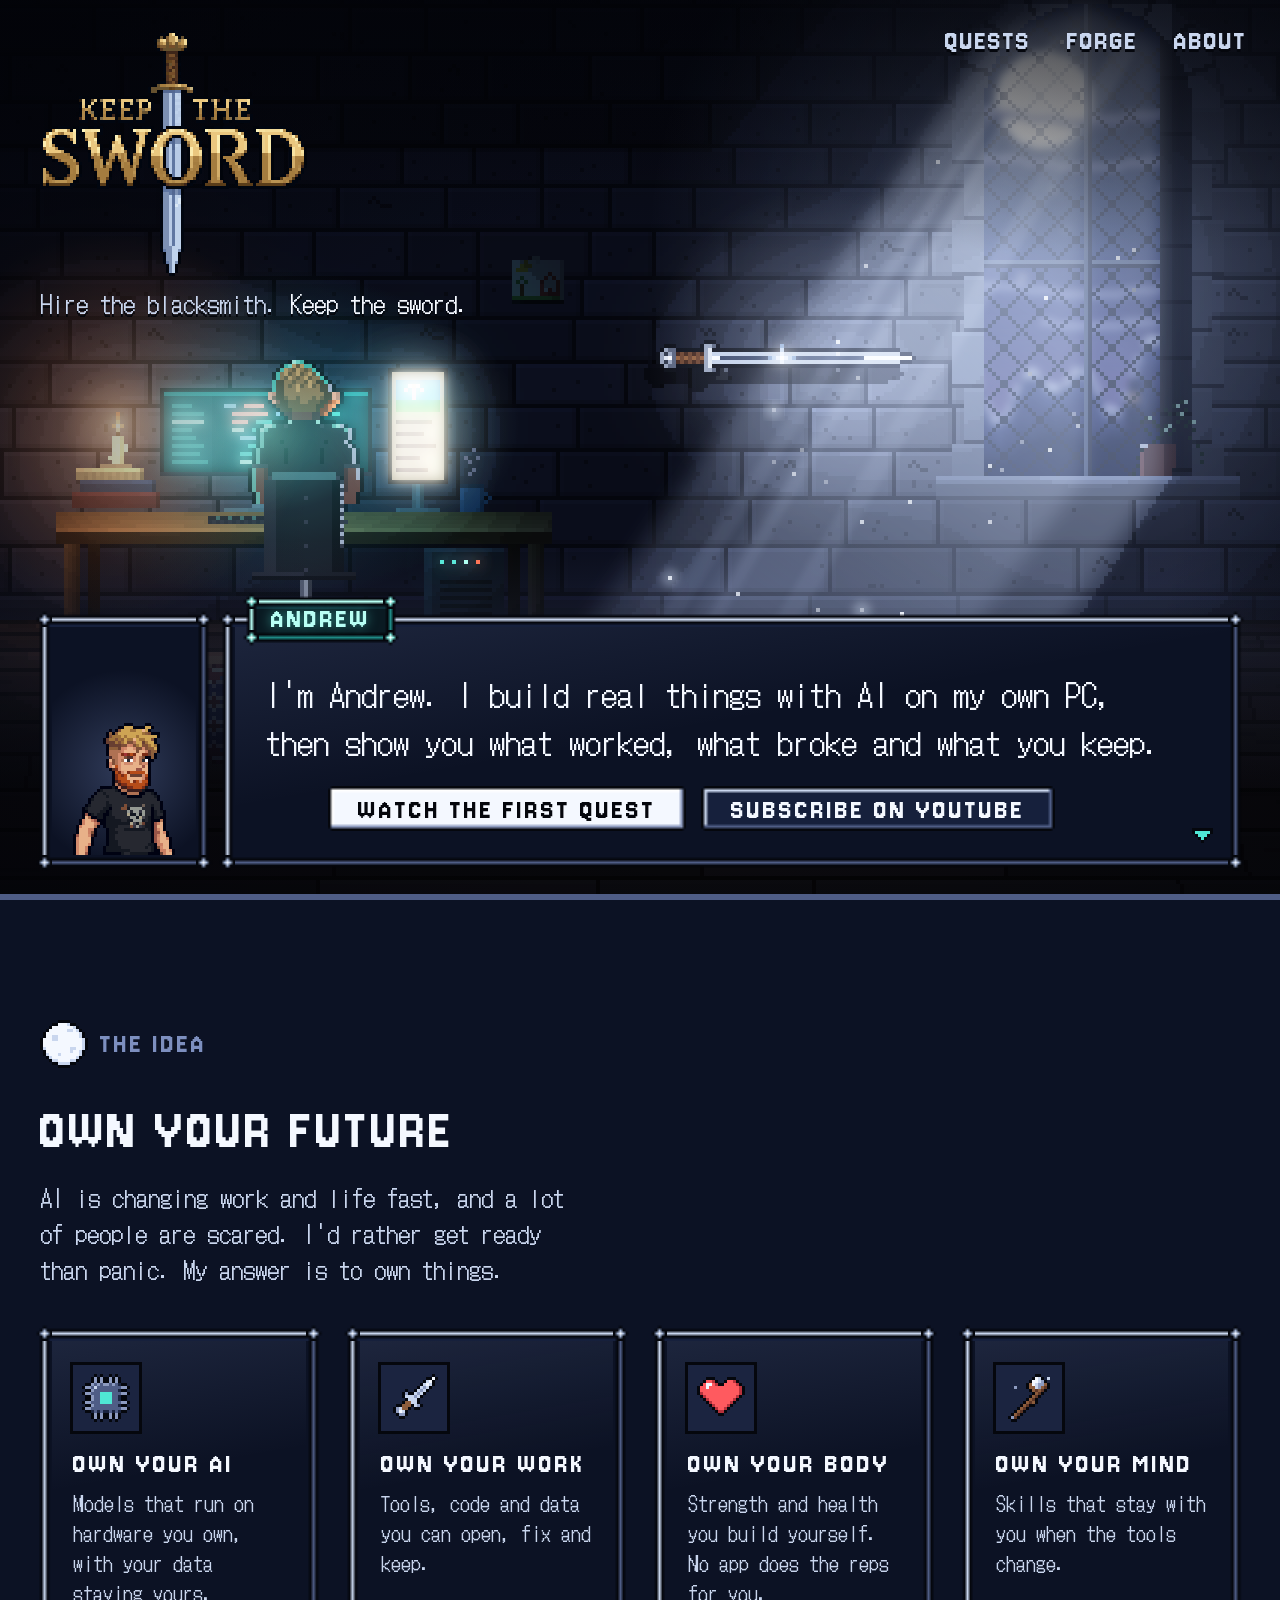
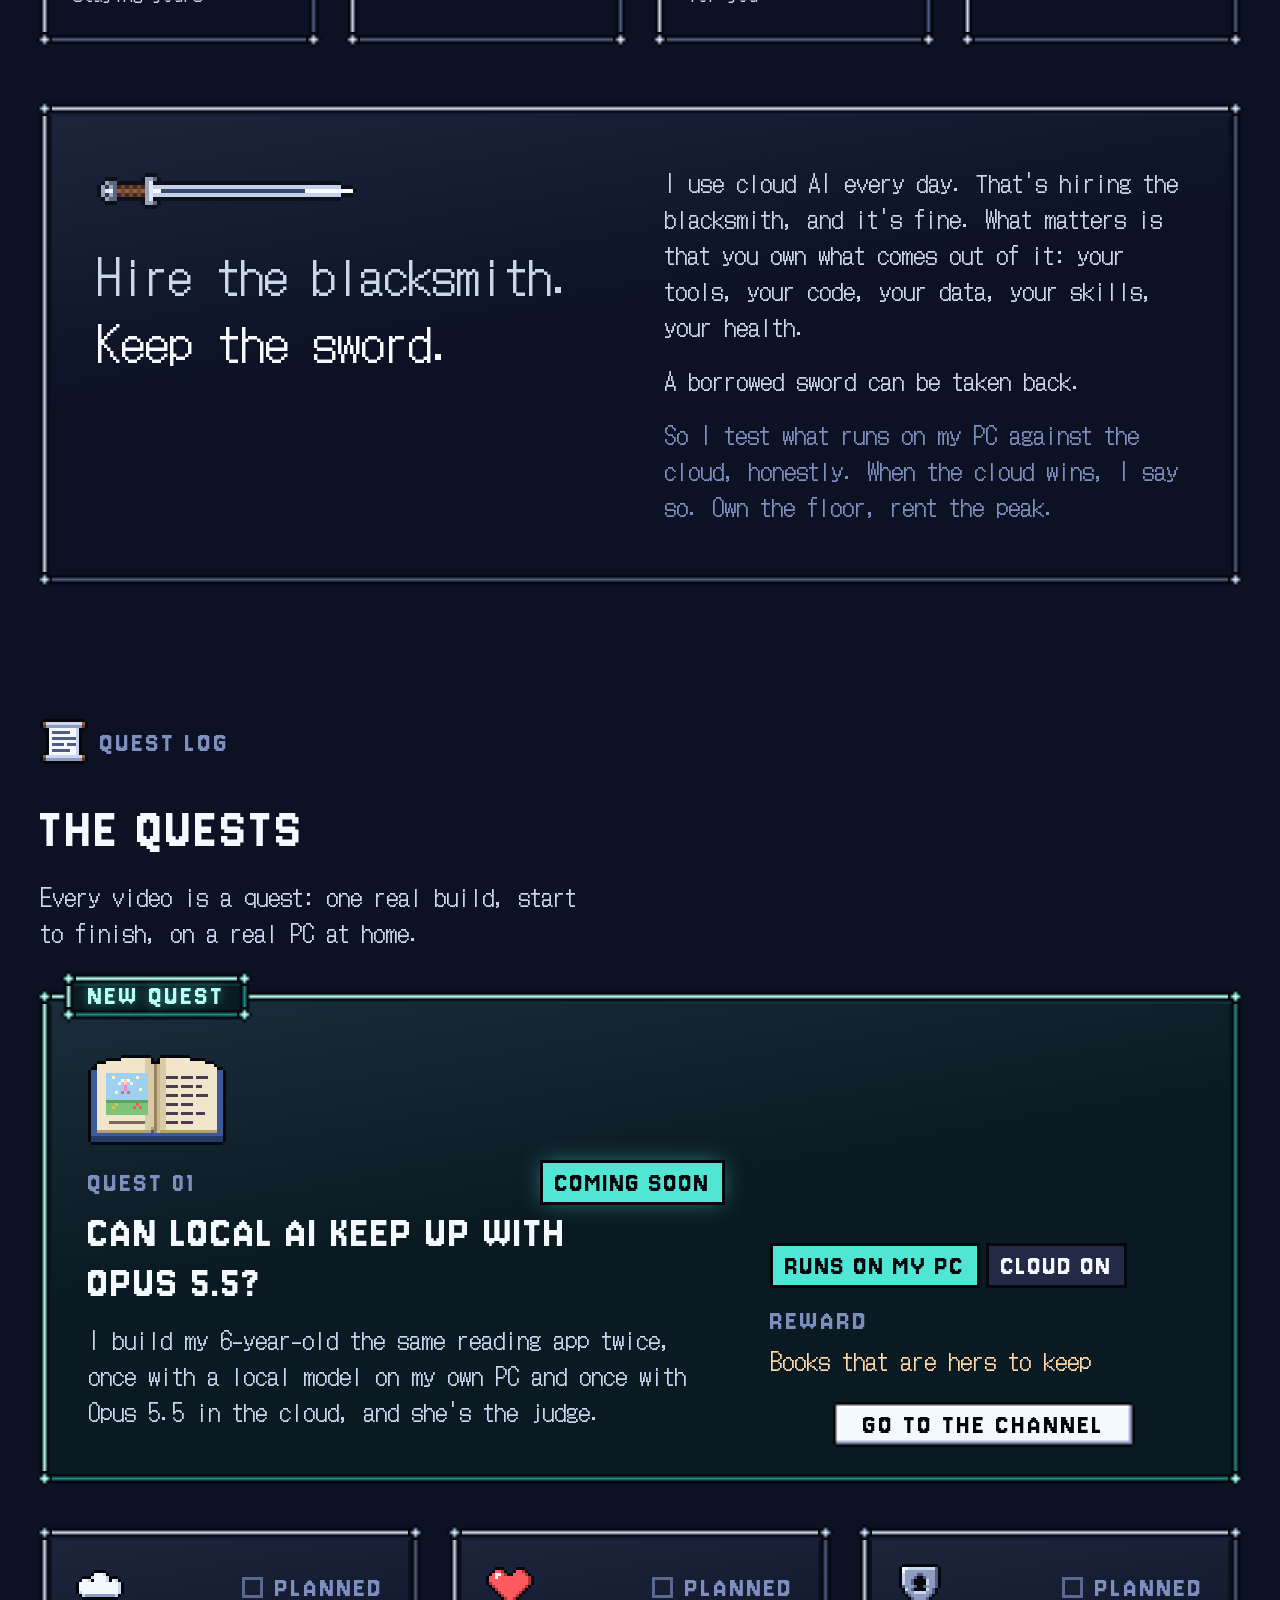
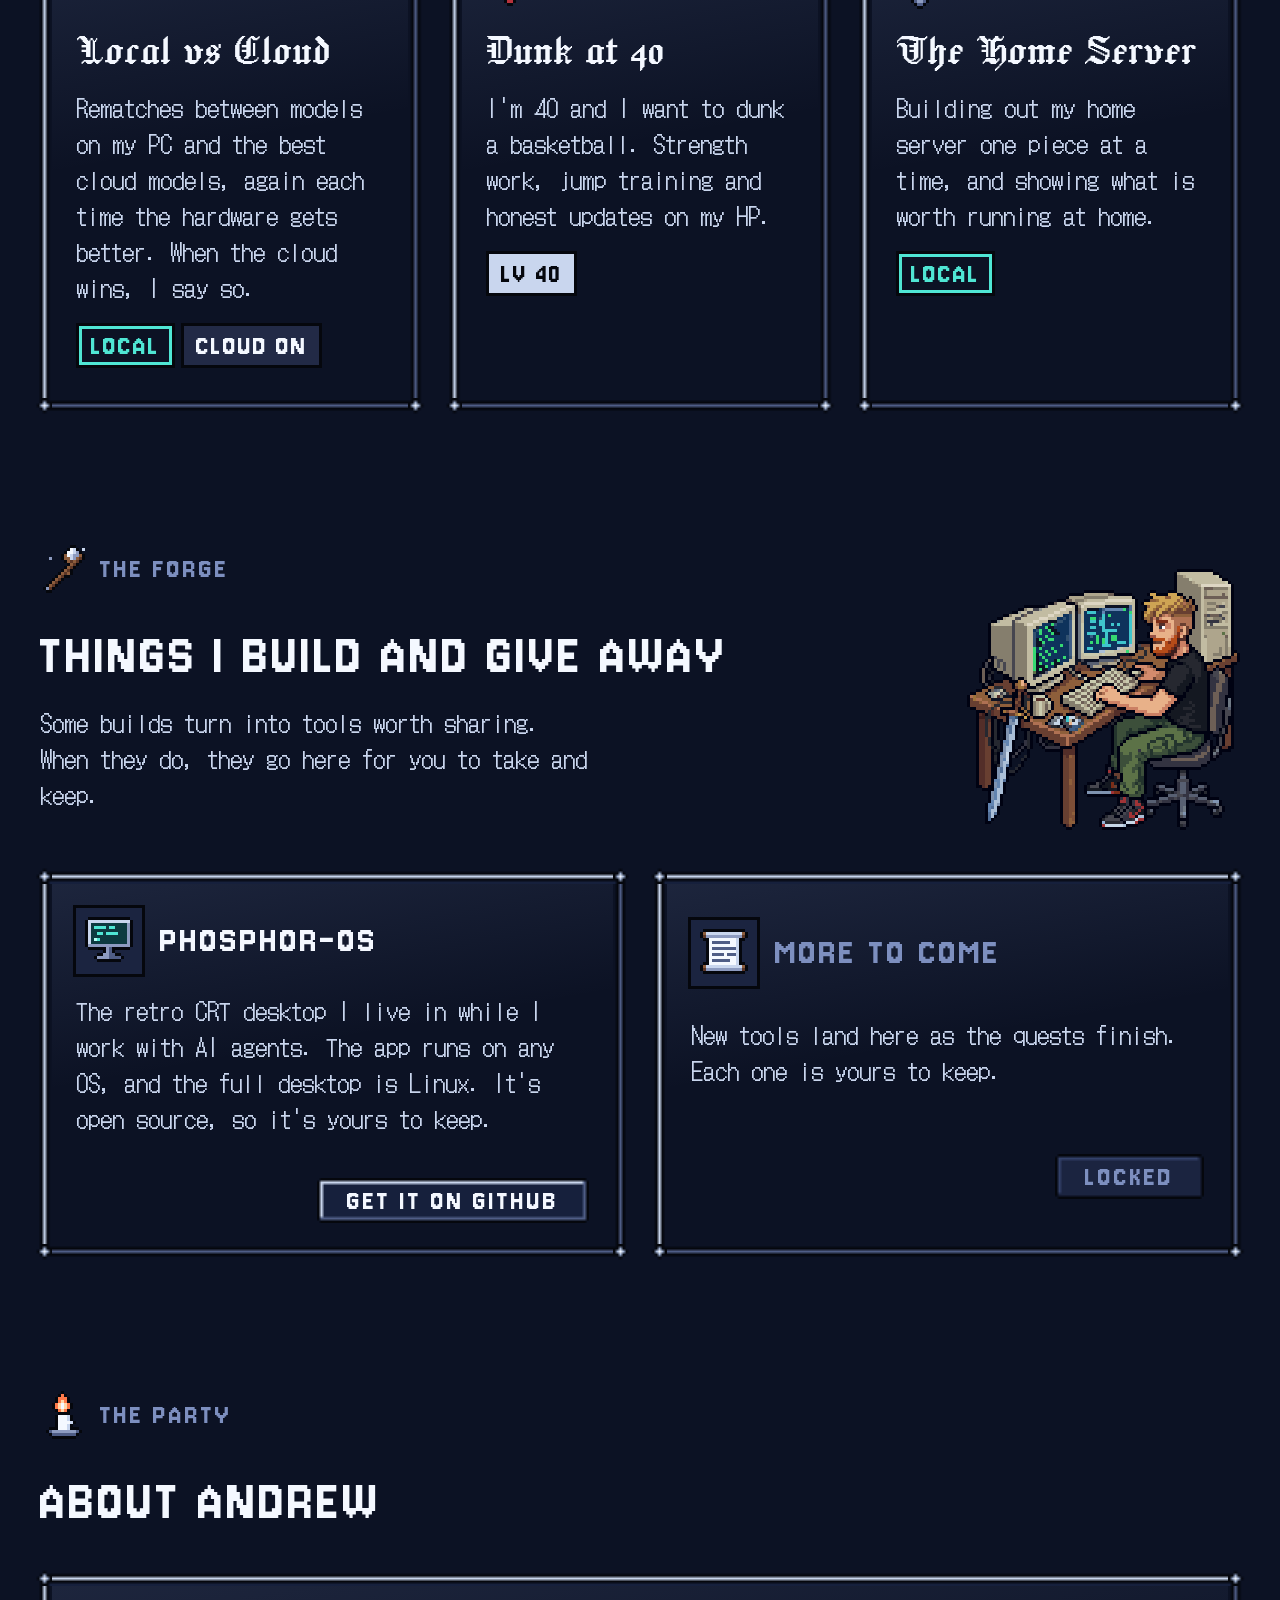
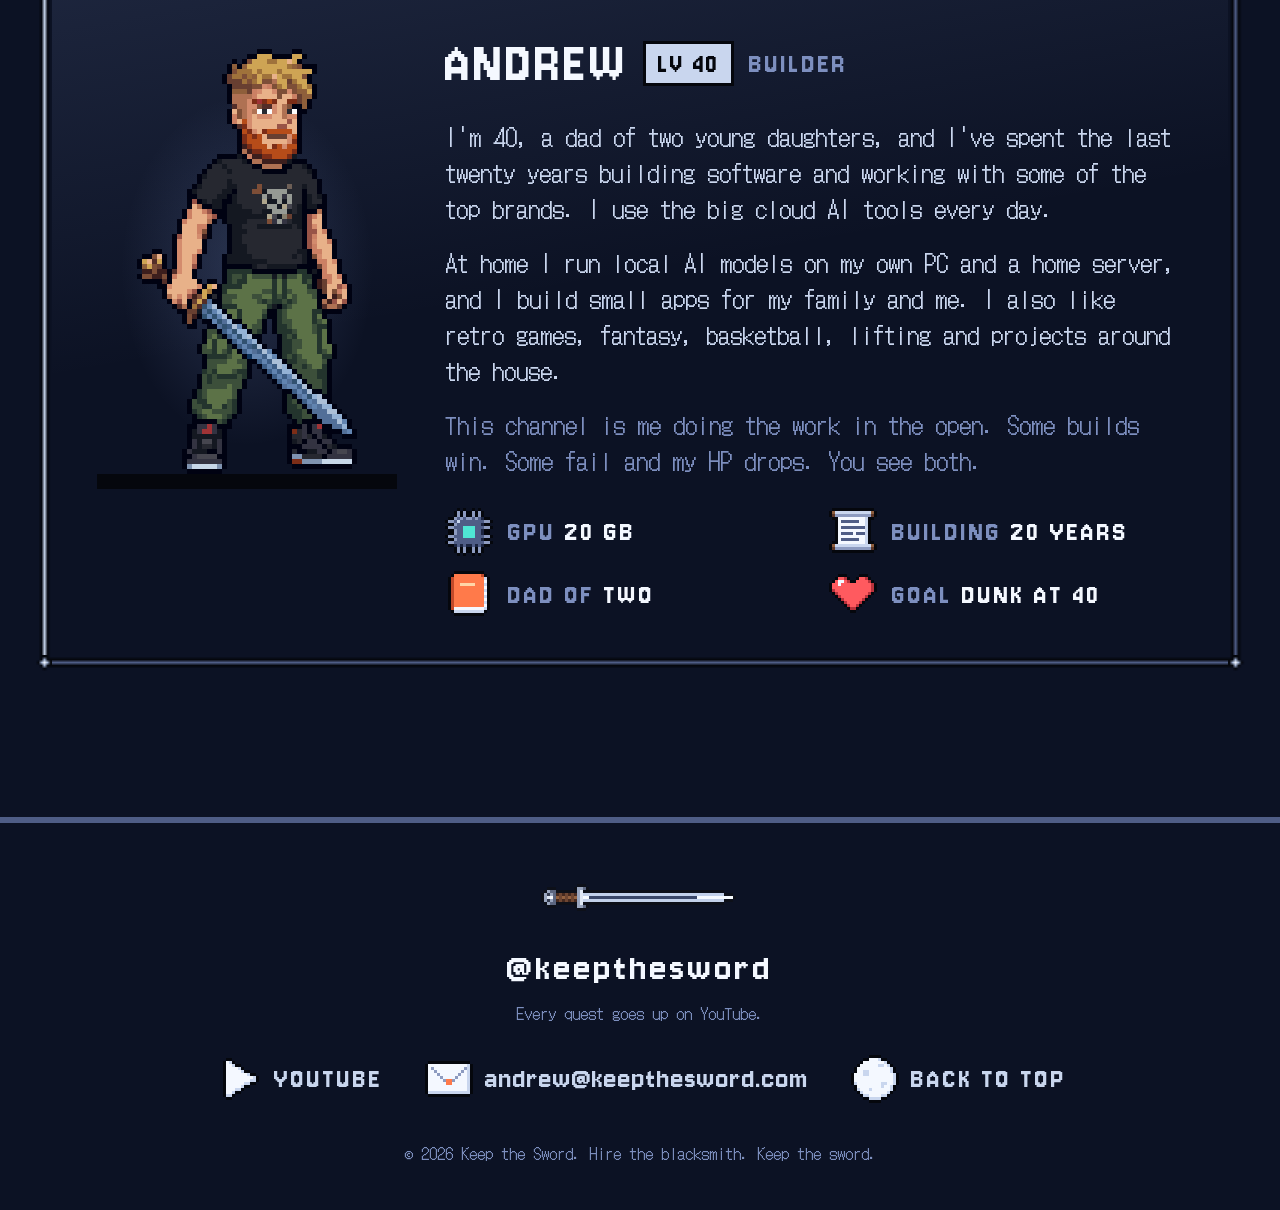
<file: index.html>
<!doctype html>
<html lang="en">
<head>
<meta charset="utf-8">
<meta name="viewport" content="width=device-width, initial-scale=1">
<title>Keep the Sword: hire the blacksmith, keep the sword</title>
<meta name="description" content="Andrew builds real things with AI on his own PC at home, and shows what worked, what broke and what you get to keep. Own your AI, your work, your body and your mind.">
<link rel="canonical" href="https://keepthesword.com/">
<meta name="theme-color" content="#0c1224">
<meta property="og:type" content="website">
<meta property="og:site_name" content="Keep the Sword">
<meta property="og:title" content="Keep the Sword">
<meta property="og:description" content="Hire the blacksmith. Keep the sword. Real builds with AI on a real PC at home.">
<meta property="og:url" content="https://keepthesword.com/">
<meta property="og:image" content="https://keepthesword.com/assets/og-image.png">
<meta property="og:image:width" content="1200">
<meta property="og:image:height" content="630">
<meta property="og:image:alt" content="The Keep the Sword logo in brass pixel letters with a sword through them, over a moonlit stone keep where Andrew works at his PC. Hire the blacksmith. Keep the sword.">
<meta name="twitter:card" content="summary_large_image">
<meta name="twitter:title" content="Keep the Sword">
<meta name="twitter:description" content="Hire the blacksmith. Keep the sword. Real builds with AI on a real PC at home.">
<meta name="twitter:image" content="https://keepthesword.com/assets/og-image.png">
<link rel="icon" href="favicon.ico" sizes="16x16 32x32 48x48">
<link rel="icon" href="assets/icons/icon-192.png" type="image/png" sizes="192x192">
<link rel="apple-touch-icon" href="assets/icons/apple-touch-icon.png">
<link rel="manifest" href="site.webmanifest">
<link rel="preload" href="assets/fonts/DotGothic16-Regular.woff2" as="font" type="font/woff2" crossorigin>
<link rel="preload" href="assets/fonts/Jersey10-Regular.woff2" as="font" type="font/woff2" crossorigin>
<link rel="stylesheet" href="assets/css/tokens.css">
<link rel="stylesheet" href="assets/css/site.css">
</head>
<body>
<a class="skip" href="#main">Skip to content</a>

<header class="hero" id="top">
  <!-- The keep at night. Layers, light and values follow brand/system/src/scene.js (hero-space coordinates). -->
  <div class="scene" role="img" aria-label="Pixel art: Andrew at his PC in a moonlit stone keep at night. A candle burns on a stack of books, and a sword hangs on the wall in the moonbeam from an arched window.">
    <img class="l sky" src="assets/img/scene/sky-v8.png" alt="" width="640" height="360">
    <img class="l room" src="assets/img/scene/room-v8.png" alt="" width="640" height="360">
    <svg class="l light" viewBox="-80 -45 640 360" aria-hidden="true" focusable="false">
      <defs>
        <radialGradient id="gWin" cx="392" cy="112" r="110" gradientUnits="userSpaceOnUse">
          <stop offset="0" stop-color="#9fbaff" stop-opacity=".30"/><stop offset="1" stop-color="#9fbaff" stop-opacity="0"/></radialGradient>
        <linearGradient id="gShaft" x1="392" y1="58" x2="250" y2="262" gradientUnits="userSpaceOnUse">
          <stop offset="0" stop-color="#e2ecff" stop-opacity=".42"/>
          <stop offset=".5" stop-color="#c4d6ff" stop-opacity=".18"/>
          <stop offset="1" stop-color="#b0c4ff" stop-opacity=".06"/></linearGradient>
        <radialGradient id="gSword" cx="326" cy="141" r="44" gradientUnits="userSpaceOnUse">
          <stop offset="0" stop-color="#cfdcff" stop-opacity=".22"/><stop offset="1" stop-color="#cfdcff" stop-opacity="0"/></radialGradient>
        <radialGradient id="gScreen" cx="187" cy="160" r="60" gradientUnits="userSpaceOnUse" gradientTransform="translate(187 160) scale(1 .7) translate(-187 -160)">
          <stop offset="0" stop-color="#4fe6d4" stop-opacity=".55"/><stop offset=".45" stop-color="#3bb8c8" stop-opacity=".18"/><stop offset="1" stop-color="#3bb8c8" stop-opacity="0"/></radialGradient>
        <radialGradient id="gPage" cx="224" cy="157" r="26" gradientUnits="userSpaceOnUse">
          <stop offset="0" stop-color="#fff1d6" stop-opacity=".14"/><stop offset="1" stop-color="#fff1d6" stop-opacity="0"/></radialGradient>
        <radialGradient id="gCandle" cx="149" cy="157" r="48" gradientUnits="userSpaceOnUse">
          <stop offset="0" stop-color="#ffb070" stop-opacity=".62"/><stop offset=".3" stop-color="#ff8a4c" stop-opacity=".22"/><stop offset="1" stop-color="#ff8a4c" stop-opacity="0"/></radialGradient>
        <linearGradient id="gFog" x1="0" y1="186" x2="0" y2="250" gradientUnits="userSpaceOnUse">
          <stop offset="0" stop-color="#7c8ed6" stop-opacity="0"/><stop offset=".45" stop-color="#7c8ed6" stop-opacity=".13"/><stop offset="1" stop-color="#7c8ed6" stop-opacity="0"/></linearGradient>
        <filter id="fs" x="-50%" y="-50%" width="200%" height="200%"><feGaussianBlur stdDeviation="2.4"/></filter>
        <filter id="fs2" x="-50%" y="-50%" width="200%" height="200%"><feGaussianBlur stdDeviation=".8"/></filter>
      </defs>
      <rect x="-100" y="-100" width="800" height="500" fill="url(#gWin)"/>
      <g class="shafts">
        <g filter="url(#fs)">
          <polygon points="369,60 391,52 391,170 362,210 255,262 228,262" fill="url(#gShaft)"/>
          <polygon points="392,52 410,62 410,170 384,210 282,262 257,262" fill="url(#gShaft)"/>
        </g>
        <g filter="url(#fs2)" opacity=".55">
          <polygon points="372,70 376,68 262,250 256,250" fill="url(#gShaft)"/>
          <polygon points="383,60 386,60 272,254 268,254" fill="url(#gShaft)"/>
          <polygon points="399,62 404,64 290,256 284,256" fill="url(#gShaft)"/>
        </g>
      </g>
      <rect x="-100" y="-100" width="800" height="500" fill="url(#gSword)"/>
      <rect x="-100" y="-100" width="800" height="500" fill="url(#gScreen)"/>
      <rect x="-100" y="-100" width="800" height="500" fill="url(#gPage)"/>
      <rect x="-100" y="-100" width="800" height="500" fill="url(#gCandle)"/>
      <rect x="-100" y="186" width="800" height="64" fill="url(#gFog)"/>
    </svg>
    <img class="l bloom1" src="assets/img/scene/glow-v8.png" alt="" width="640" height="360">
    <img class="l bloom2" src="assets/img/scene/glow-v8.png" alt="" width="640" height="360">
    <svg class="l fx" viewBox="-80 -45 640 360" aria-hidden="true" focusable="false">
      <defs>
        <filter id="fh"><feGaussianBlur stdDeviation="1.2"/></filter>
        <radialGradient id="gFlick" cx="149" cy="157" r="30" gradientUnits="userSpaceOnUse">
          <stop offset="0" stop-color="#ffb070" stop-opacity=".45"/><stop offset=".4" stop-color="#ff8a4c" stop-opacity=".14"/><stop offset="1" stop-color="#ff8a4c" stop-opacity="0"/></radialGradient>
      </defs>
      <!-- candle flicker: extra warm light at the candle, opacity animated -->
      <rect class="flick" x="100" y="110" width="100" height="100" fill="url(#gFlick)" opacity=".55"/>
      <!-- sword shimmer: a light runs along the fuller (centre row, keeps the blade symmetric), then a glint -->
      <rect class="sweep" x="300" y="140" width="3" height="1" fill="#ffffff" shape-rendering="crispEdges"/>
      <g class="star" fill="#ffffff" shape-rendering="crispEdges">
        <rect x="313" y="140" width="5" height="1"/><rect x="315" y="138" width="1" height="5"/>
      </g>
      <!-- dust in the moonbeam (tools/motes.mjs) -->
      <g class="drift d1"><g filter="url(#fh)" fill="#cfe0ff" opacity=".35"><circle cx="313.5" cy="153.5" r="2.2"/></g><g fill="#eef4ff" shape-rendering="crispEdges"><rect class="tw" x="329" y="139" width="1" height="1" opacity="0.58"/><rect x="286" y="251" width="1" height="1" opacity="0.42"/><rect x="387" y="67" width="1" height="1" opacity="0.37"/><rect x="334" y="222" width="1" height="1" opacity="0.71"/><rect x="335" y="221" width="1" height="1" opacity="0.55"/><rect class="tw" x="282" y="253" width="1" height="1" opacity="0.70"/><rect x="270" y="219" width="1" height="1" opacity="0.85"/><rect x="313" y="153" width="1" height="1" opacity="0.37"/><rect x="382" y="163" width="1" height="1" opacity="0.81"/><rect x="320" y="222" width="1" height="1" opacity="0.53"/><rect class="tw" x="389" y="157" width="1" height="1" opacity="0.56"/><rect x="273" y="251" width="1" height="1" opacity="0.45"/><rect x="388" y="154" width="1" height="1" opacity="0.35"/><rect x="330" y="237" width="1" height="1" opacity="0.45"/><rect x="313" y="166" width="1" height="1" opacity="0.37"/><rect class="tw" x="250" y="253" width="1" height="1" opacity="0.74"/></g></g>
      <g class="drift d2"><g filter="url(#fh)" fill="#cfe0ff" opacity=".35"><circle cx="335.5" cy="203.5" r="2.2"/><circle cx="250.5" cy="231.5" r="2.2"/><circle cx="287.5" cy="195.5" r="2.2"/></g><g fill="#eef4ff" shape-rendering="crispEdges"><rect x="335" y="203" width="1" height="1" opacity="0.43"/><rect x="334" y="209" width="1" height="1" opacity="0.30"/><rect x="319" y="245" width="1" height="1" opacity="0.74"/><rect class="tw" x="385" y="61" width="1" height="1" opacity="0.61"/><rect x="370" y="168" width="1" height="1" opacity="0.47"/><rect x="348" y="222" width="1" height="1" opacity="0.35"/><rect x="345" y="204" width="1" height="1" opacity="0.92"/><rect x="250" y="231" width="1" height="1" opacity="0.94"/><rect class="tw" x="336" y="117" width="1" height="1" opacity="0.62"/><rect x="334" y="145" width="1" height="1" opacity="0.49"/><rect x="354" y="91" width="1" height="1" opacity="0.74"/><rect x="304" y="199" width="1" height="1" opacity="0.78"/><rect x="318" y="169" width="1" height="1" opacity="0.64"/><rect class="tw" x="381" y="125" width="1" height="1" opacity="0.89"/><rect x="287" y="195" width="1" height="1" opacity="0.83"/></g></g>
      <g class="drift d3"><g filter="url(#fh)" fill="#cfe0ff" opacity=".35"></g><g fill="#eef4ff" shape-rendering="crispEdges"><rect x="375" y="161" width="1" height="1" opacity="0.39"/><rect class="tw" x="335" y="181" width="1" height="1" opacity="0.73"/><rect x="403" y="123" width="1" height="1" opacity="0.38"/><rect x="367" y="167" width="1" height="1" opacity="0.78"/><rect x="347" y="176" width="1" height="1" opacity="0.75"/><rect x="326" y="171" width="1" height="1" opacity="0.36"/><rect class="tw" x="320" y="163" width="1" height="1" opacity="0.38"/><rect x="324" y="203" width="1" height="1" opacity="0.51"/><rect x="377" y="144" width="1" height="1" opacity="0.50"/><rect x="285" y="233" width="1" height="1" opacity="0.65"/><rect x="345" y="227" width="1" height="1" opacity="0.52"/><rect class="tw" x="367" y="181" width="1" height="1" opacity="0.67"/><rect x="329" y="136" width="1" height="1" opacity="0.89"/><rect x="403" y="113" width="1" height="1" opacity="0.66"/><rect x="399" y="115" width="1" height="1" opacity="0.84"/></g></g>
    </svg>
    <img class="l fg" src="assets/img/scene/fg-hero.png" alt="" width="640" height="360">
    <div class="grade"></div>
  </div>

  <nav aria-label="Main">
    <ul class="topnav">
      <li><a href="#quests">Quests</a></li>
      <li><a href="#forge">Forge</a></li>
      <li><a href="#about">About</a></li>
    </ul>
  </nav>

  <div class="title">
    <h1><img class="logo" src="assets/img/ui/kts-logo.png" alt="Keep the Sword" width="89" height="82"></h1>
    <p class="tagline">Hire the blacksmith. <b>Keep the sword.</b></p>
  </div>

  <section class="intro" aria-label="Hello from Andrew">
    <div class="wrap dialog">
      <div class="win portrait"><img src="assets/img/ui/andrew-v9-portrait.png" alt="Andrew as a pixel sprite: messy dirty blond hair, a ginger beard, a black tee." width="34" height="44"></div>
      <div class="win say has-tab">
        <span class="tab">Andrew</span>
        <p>I'm Andrew. I build real things with AI on my own PC, then show you what worked, what broke and what you keep.</p>
        <ul class="menu">
          <!-- VIDEO-1-URL: swap this href for the video 1 URL when it is live (the same swap is in #quest-01). -->
          <li><a class="btn btn-primary" href="https://www.youtube.com/@keepthesword" data-swap="video-1"><span>Watch the first quest</span></a></li>
          <li><a class="btn" href="https://www.youtube.com/@keepthesword?sub_confirmation=1" rel="me"><span>Subscribe on YouTube</span></a></li>
        </ul>
        <a class="more" href="#thesis"><img src="assets/img/ui/next.png" alt="More" width="7" height="5"></a>
      </div>
    </div>
  </section>
</header>

<main id="main">

  <section id="thesis" aria-labelledby="thesis-h">
    <div class="wrap">
      <header class="sec-head">
        <p class="label label-ico"><img class="ico" src="assets/img/icons/moon.png" alt="" width="16" height="16">The idea</p>
        <h2 class="h2" id="thesis-h">Own your future</h2>
        <p class="lead">AI is changing work and life fast, and a lot of people are scared. I'd rather get ready than panic. My answer is to own things.</p>
      </header>

      <ul class="grid grid-4 plain" role="list">
        <li class="win own">
          <div class="tile"><img class="ico" src="assets/img/icons/chip.png" alt="" width="16" height="16"></div>
          <h3 class="name">Own your AI</h3>
          <p>Models that run on hardware you own, with your data staying yours.</p>
        </li>
        <li class="win own">
          <div class="tile"><img class="ico" src="assets/img/icons/sword.png" alt="" width="16" height="16"></div>
          <h3 class="name">Own your work</h3>
          <p>Tools, code and data you can open, fix and keep.</p>
        </li>
        <li class="win own">
          <div class="tile"><img class="ico" src="assets/img/icons/heart.png" alt="" width="16" height="16"></div>
          <h3 class="name">Own your body</h3>
          <p>Strength and health you build yourself. No app does the reps for you.</p>
        </li>
        <li class="win own">
          <div class="tile"><img class="ico" src="assets/img/icons/staff.png" alt="" width="16" height="16"></div>
          <h3 class="name">Own your mind</h3>
          <p>Skills that stay with you when the tools change.</p>
        </li>
      </ul>

      <div class="win smith">
        <div>
          <img class="sword" src="assets/img/ui/sword-A-sym.png" alt="" width="66" height="9">
          <blockquote><p>Hire the blacksmith.<br><b>Keep the sword.</b></p></blockquote>
        </div>
        <div>
          <p>I use cloud AI every day. That's hiring the blacksmith, and it's fine. What matters is that you own what comes out of it: your tools, your code, your data, your skills, your health.</p>
          <p>A borrowed sword can be taken back.</p>
          <p class="dim">So I test what runs on my PC against the cloud, honestly. When the cloud wins, I say so. Own the floor, rent the peak.</p>
        </div>
      </div>
    </div>
  </section>

  <section id="quests" aria-labelledby="quests-h">
    <div class="wrap">
      <header class="sec-head">
        <p class="label label-ico"><img class="ico" src="assets/img/icons/quest.png" alt="" width="16" height="16">Quest log</p>
        <h2 class="h2" id="quests-h">The quests</h2>
        <p class="lead">Every video is a quest: one real build, start to finish, on a real PC at home.</p>
      </header>

      <div class="grid grid-q">
        <article class="win active has-tab quest feature" id="quest-01" aria-labelledby="q1">
          <span class="tab">New quest</span>
          <div class="q-main">
            <img class="book" src="assets/img/ui/storybook.png" alt="" width="46" height="31">
            <div class="quest-meta"><span class="label">Quest 01</span><span class="chip chip-now">Coming soon</span></div>
            <h3 class="quest-title caps" id="q1">Can Local AI Keep Up With Opus&nbsp;5.5?</h3>
            <p>I build my 6-year-old the same reading app twice, once with a local model on my own PC and once with Opus 5.5 in the cloud, and she's the judge.</p>
          </div>
          <div class="q-side">
            <ul class="chips" role="list"><li class="chip chip-pc">Runs on my PC</li><li class="chip">Cloud on</li></ul>
            <div class="reward">
              <span class="label">Reward</span>
              <p class="warm">Books that are hers to keep</p>
            </div>
            <ul class="menu">
              <!-- VIDEO-1-URL: swap this href for the video 1 URL when it is live, and the label to "Watch it". -->
              <li><a class="btn btn-primary" href="https://www.youtube.com/@keepthesword" data-swap="video-1"><span>Go to the channel</span></a></li>
            </ul>
          </div>
        </article>

        <article class="win quest" aria-labelledby="q2">
          <div class="top"><img class="ico" src="assets/img/icons/cloud.png" alt="" width="16" height="16"><span class="status label"><img src="assets/img/ui/box.png" alt="" width="7" height="7">Planned</span></div>
          <h3 class="quest-title" id="q2">Local vs Cloud</h3>
          <p>Rematches between models on my PC and the best cloud models, again each time the hardware gets better. When the cloud wins, I say so.</p>
          <ul class="chips" role="list"><li class="chip chip-local">Local</li><li class="chip">Cloud on</li></ul>
        </article>

        <article class="win quest" aria-labelledby="q3">
          <div class="top"><img class="ico" src="assets/img/icons/heart.png" alt="" width="16" height="16"><span class="status label"><img src="assets/img/ui/box.png" alt="" width="7" height="7">Planned</span></div>
          <h3 class="quest-title" id="q3">Dunk at 40</h3>
          <p>I'm 40 and I want to dunk a basketball. Strength work, jump training and honest updates on my HP.</p>
          <ul class="chips" role="list"><li class="chip chip-lv">LV 40</li></ul>
        </article>

        <article class="win quest" aria-labelledby="q4">
          <div class="top"><img class="ico" src="assets/img/icons/shield.png" alt="" width="16" height="16"><span class="status label"><img src="assets/img/ui/box.png" alt="" width="7" height="7">Planned</span></div>
          <h3 class="quest-title" id="q4">The Home Server</h3>
          <p>Building out my home server one piece at a time, and showing what is worth running at home.</p>
          <ul class="chips" role="list"><li class="chip chip-local">Local</li></ul>
        </article>
      </div>
    </div>
  </section>

  <section id="forge" aria-labelledby="forge-h">
    <div class="wrap">
      <div class="forge-top">
      <header class="sec-head">
        <p class="label label-ico"><img class="ico" src="assets/img/icons/staff.png" alt="" width="16" height="16">The forge</p>
        <h2 class="h2" id="forge-h">Things I build and give away</h2>
        <p class="lead">Some builds turn into tools worth sharing. When they do, they go here for you to take and keep.</p>
      </header>
      <div class="desk"><img src="assets/img/ui/andrew-v9-desk.png" alt="Andrew as a pixel sprite at his desk, typing at two old CRT monitors, his sword leaning on the desk." width="91" height="87"></div>
      </div>

      <div class="grid grid-2">
        <article class="win tool" aria-labelledby="t1">
          <div class="head">
            <div class="tile"><img class="ico" src="assets/img/icons/monitor.png" alt="" width="16" height="16"></div>
            <h3 class="name" id="t1">Phosphor-OS</h3>
          </div>
          <p>The retro CRT desktop I live in while I work with AI agents. The app runs on any OS, and the full desktop is Linux. It's open source, so it's yours to keep.</p>
          <ul class="menu">
            <li><a class="btn" href="https://github.com/CreativLLC/phosphor-os"><span>Get it on GitHub</span></a></li>
          </ul>
        </article>

        <article class="win tool locked" aria-labelledby="t2">
          <div class="head">
            <div class="tile"><img class="ico" src="assets/img/icons/quest.png" alt="" width="16" height="16"></div>
            <h3 class="name" id="t2">More to come</h3>
          </div>
          <p>New tools land here as the quests finish. Each one is yours to keep.</p>
          <ul class="menu">
            <li><span class="btn btn-locked" aria-disabled="true"><span>Locked</span></span></li>
          </ul>
        </article>
      </div>
    </div>
  </section>

  <section id="about" aria-labelledby="about-h">
    <div class="wrap">
      <header class="sec-head">
        <p class="label label-ico"><img class="ico" src="assets/img/icons/candle.png" alt="" width="16" height="16">The party</p>
        <h2 class="h2" id="about-h">About Andrew</h2>
      </header>
      <div class="win party">
        <div class="stage"><img src="assets/img/ui/andrew-v9-idle.png" alt="Andrew as a pixel sprite: messy dirty blond hair, a ginger beard, a black tee, olive cargo pants and dark sneakers, holding a sword point down." width="44" height="85"></div>
        <div>
          <div class="who"><span class="big">Andrew</span><span class="chip chip-lv">LV 40</span><span class="label">Builder</span></div>
          <p>I'm 40, a dad of two young daughters, and I've spent the last twenty years building software and working with some of the top brands. I use the big cloud AI tools every day.</p>
          <p>At home I run local AI models on my own PC and a home server, and I build small apps for my family and me. I also like retro games, fantasy, basketball, lifting and projects around the house.</p>
          <p class="dim">This channel is me doing the work in the open. Some builds win. Some fail and my HP drops. You see both.</p>
          <ul class="stats" role="list">
            <li><img class="ico" src="assets/img/icons/chip.png" alt="" width="16" height="16"><span class="label">GPU <b>20 GB</b></span></li>
            <li><img class="ico" src="assets/img/icons/quest.png" alt="" width="16" height="16"><span class="label">Building <b>20 years</b></span></li>
            <li><img class="ico" src="assets/img/icons/book.png" alt="" width="16" height="16"><span class="label">Dad of <b>two</b></span></li>
            <li><img class="ico" src="assets/img/icons/heart.png" alt="" width="16" height="16"><span class="label">Goal <b>dunk at 40</b></span></li>
          </ul>
        </div>
      </div>
    </div>
  </section>

</main>

<footer class="foot">
  <div class="wrap">
    <img class="sword" src="assets/img/ui/sword-A-sym.png" alt="" width="66" height="9">
    <p class="handle">@keepthesword</p>
    <p class="small">Every quest goes up on YouTube.</p>
    <nav aria-label="Elsewhere">
      <ul>
        <li><a href="https://www.youtube.com/@keepthesword" rel="me"><img class="ico" src="assets/img/icons/play.png" alt="" width="16" height="16">YouTube</a></li>
        <li><a class="lc" href="mailto:andrew@keepthesword.com"><img class="ico" src="assets/img/icons/letter.png" alt="" width="16" height="16">andrew@keepthesword.com</a></li>
        <li><a href="#top"><img class="ico" src="assets/img/icons/moon.png" alt="" width="16" height="16">Back to top</a></li>
      </ul>
    </nav>
    <p class="small">&copy; 2026 Keep the Sword. Hire the blacksmith. Keep the sword.</p>
  </div>
</footer>

<script src="assets/js/site.js" defer></script>
</body>
</html>
</file>
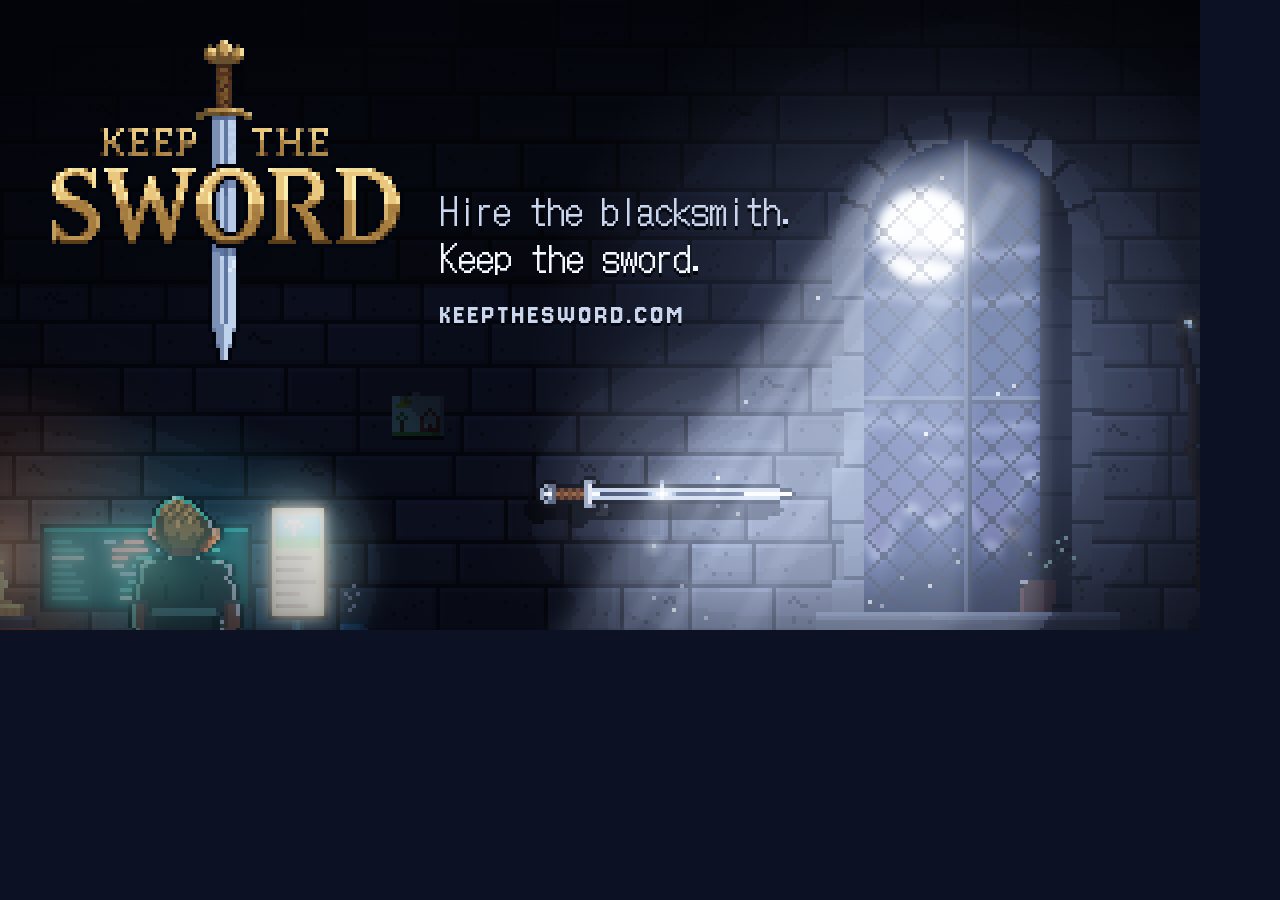
<file: tools/og.html>
<!doctype html>
<html lang="en"><head><meta charset="utf-8">
<!-- Source for assets/og-image.png (1200 x 630). Render: node tools/shot.mjs http://127.0.0.1:8765/tools/og.html assets/og-image.png 1200 630 reduced -->
<link rel="stylesheet" href="../assets/css/tokens.css"><link rel="stylesheet" href="../assets/css/site.css">
<style>
  html, body { width: 1200px; height: 630px; overflow: hidden; margin: 0; }
  .hero { position: relative; width: 1200px; height: 630px; }
  .scene { position: absolute; inset: 0; height: auto; --s: 4; --fx: 300; --vb: 175; }
  .scene::after { display: none; }
  /* logo top left at 4x; tagline and URL to its right, level with SWORD, so Andrew's desk below stays clear */
  .og-title { position: absolute; z-index: 4; left: 48px; top: 36px; display: flex; align-items: flex-start; gap: 36px; }
  .og-title .logo { width: 356px; height: 328px; display: block; }   /* logo 89 x 82 art at 4x */
  .og-title p { margin: 150px 0 0; font: 36px/1.3 var(--k-font-body); color: var(--k-steel-light); text-shadow: 0 4px 0 var(--k-abyss); }
  .og-title b { font-weight: 400; color: var(--k-moonwhite); }
  .og-url { position: absolute; z-index: 4; left: 440px; top: 300px; font: 30px/1 var(--k-font-label); letter-spacing: 3px;
            color: var(--k-steel-light); text-shadow: var(--k-text-shadow); }
</style></head>
<body><div class="hero">
  <div class="scene" role="img" aria-label="Pixel art: Andrew at his PC in a moonlit stone keep at night. A candle burns on a stack of books, and a sword hangs on the wall in the moonbeam from an arched window.">
    <img class="l sky" src="../assets/img/scene/sky-v8.png" alt="" width="640" height="360">
    <img class="l room" src="../assets/img/scene/room-v8.png" alt="" width="640" height="360">
    <svg class="l light" viewBox="-80 -45 640 360" aria-hidden="true" focusable="false">
      <defs>
        <radialGradient id="gWin" cx="392" cy="112" r="110" gradientUnits="userSpaceOnUse">
          <stop offset="0" stop-color="#9fbaff" stop-opacity=".30"/><stop offset="1" stop-color="#9fbaff" stop-opacity="0"/></radialGradient>
        <linearGradient id="gShaft" x1="392" y1="58" x2="250" y2="262" gradientUnits="userSpaceOnUse">
          <stop offset="0" stop-color="#e2ecff" stop-opacity=".42"/>
          <stop offset=".5" stop-color="#c4d6ff" stop-opacity=".18"/>
          <stop offset="1" stop-color="#b0c4ff" stop-opacity=".06"/></linearGradient>
        <radialGradient id="gSword" cx="326" cy="141" r="44" gradientUnits="userSpaceOnUse">
          <stop offset="0" stop-color="#cfdcff" stop-opacity=".22"/><stop offset="1" stop-color="#cfdcff" stop-opacity="0"/></radialGradient>
        <radialGradient id="gScreen" cx="187" cy="160" r="60" gradientUnits="userSpaceOnUse" gradientTransform="translate(187 160) scale(1 .7) translate(-187 -160)">
          <stop offset="0" stop-color="#4fe6d4" stop-opacity=".55"/><stop offset=".45" stop-color="#3bb8c8" stop-opacity=".18"/><stop offset="1" stop-color="#3bb8c8" stop-opacity="0"/></radialGradient>
        <radialGradient id="gPage" cx="224" cy="157" r="26" gradientUnits="userSpaceOnUse">
          <stop offset="0" stop-color="#fff1d6" stop-opacity=".14"/><stop offset="1" stop-color="#fff1d6" stop-opacity="0"/></radialGradient>
        <radialGradient id="gCandle" cx="149" cy="157" r="48" gradientUnits="userSpaceOnUse">
          <stop offset="0" stop-color="#ffb070" stop-opacity=".62"/><stop offset=".3" stop-color="#ff8a4c" stop-opacity=".22"/><stop offset="1" stop-color="#ff8a4c" stop-opacity="0"/></radialGradient>
        <linearGradient id="gFog" x1="0" y1="186" x2="0" y2="250" gradientUnits="userSpaceOnUse">
          <stop offset="0" stop-color="#7c8ed6" stop-opacity="0"/><stop offset=".45" stop-color="#7c8ed6" stop-opacity=".13"/><stop offset="1" stop-color="#7c8ed6" stop-opacity="0"/></linearGradient>
        <filter id="fs" x="-50%" y="-50%" width="200%" height="200%"><feGaussianBlur stdDeviation="2.4"/></filter>
        <filter id="fs2" x="-50%" y="-50%" width="200%" height="200%"><feGaussianBlur stdDeviation=".8"/></filter>
      </defs>
      <rect x="-100" y="-100" width="800" height="500" fill="url(#gWin)"/>
      <g class="shafts">
        <g filter="url(#fs)">
          <polygon points="369,60 391,52 391,170 362,210 255,262 228,262" fill="url(#gShaft)"/>
          <polygon points="392,52 410,62 410,170 384,210 282,262 257,262" fill="url(#gShaft)"/>
        </g>
        <g filter="url(#fs2)" opacity=".55">
          <polygon points="372,70 376,68 262,250 256,250" fill="url(#gShaft)"/>
          <polygon points="383,60 386,60 272,254 268,254" fill="url(#gShaft)"/>
          <polygon points="399,62 404,64 290,256 284,256" fill="url(#gShaft)"/>
        </g>
      </g>
      <rect x="-100" y="-100" width="800" height="500" fill="url(#gSword)"/>
      <rect x="-100" y="-100" width="800" height="500" fill="url(#gScreen)"/>
      <rect x="-100" y="-100" width="800" height="500" fill="url(#gPage)"/>
      <rect x="-100" y="-100" width="800" height="500" fill="url(#gCandle)"/>
      <rect x="-100" y="186" width="800" height="64" fill="url(#gFog)"/>
    </svg>
    <img class="l bloom1" src="../assets/img/scene/glow-v8.png" alt="" width="640" height="360">
    <img class="l bloom2" src="../assets/img/scene/glow-v8.png" alt="" width="640" height="360">
    <svg class="l fx" viewBox="-80 -45 640 360" aria-hidden="true" focusable="false">
      <defs>
        <filter id="fh"><feGaussianBlur stdDeviation="1.2"/></filter>
        <radialGradient id="gFlick" cx="149" cy="157" r="30" gradientUnits="userSpaceOnUse">
          <stop offset="0" stop-color="#ffb070" stop-opacity=".45"/><stop offset=".4" stop-color="#ff8a4c" stop-opacity=".14"/><stop offset="1" stop-color="#ff8a4c" stop-opacity="0"/></radialGradient>
      </defs>
      <!-- candle flicker: extra warm light at the candle, opacity animated -->
      <rect class="flick" x="100" y="110" width="100" height="100" fill="url(#gFlick)" opacity=".55"/>
      <!-- sword shimmer: a light runs along the fuller (centre row, keeps the blade symmetric), then a glint -->
      <rect class="sweep" x="300" y="140" width="3" height="1" fill="#ffffff" shape-rendering="crispEdges"/>
      <g class="star" fill="#ffffff" shape-rendering="crispEdges">
        <rect x="313" y="140" width="5" height="1"/><rect x="315" y="138" width="1" height="5"/>
      </g>
      <!-- dust in the moonbeam (tools/motes.mjs) -->
      <g class="drift d1"><g filter="url(#fh)" fill="#cfe0ff" opacity=".35"><circle cx="313.5" cy="153.5" r="2.2"/></g><g fill="#eef4ff" shape-rendering="crispEdges"><rect class="tw" x="329" y="139" width="1" height="1" opacity="0.58"/><rect x="286" y="251" width="1" height="1" opacity="0.42"/><rect x="387" y="67" width="1" height="1" opacity="0.37"/><rect x="334" y="222" width="1" height="1" opacity="0.71"/><rect x="335" y="221" width="1" height="1" opacity="0.55"/><rect class="tw" x="282" y="253" width="1" height="1" opacity="0.70"/><rect x="270" y="219" width="1" height="1" opacity="0.85"/><rect x="313" y="153" width="1" height="1" opacity="0.37"/><rect x="382" y="163" width="1" height="1" opacity="0.81"/><rect x="320" y="222" width="1" height="1" opacity="0.53"/><rect class="tw" x="389" y="157" width="1" height="1" opacity="0.56"/><rect x="273" y="251" width="1" height="1" opacity="0.45"/><rect x="388" y="154" width="1" height="1" opacity="0.35"/><rect x="330" y="237" width="1" height="1" opacity="0.45"/><rect x="313" y="166" width="1" height="1" opacity="0.37"/><rect class="tw" x="250" y="253" width="1" height="1" opacity="0.74"/></g></g>
      <g class="drift d2"><g filter="url(#fh)" fill="#cfe0ff" opacity=".35"><circle cx="335.5" cy="203.5" r="2.2"/><circle cx="250.5" cy="231.5" r="2.2"/><circle cx="287.5" cy="195.5" r="2.2"/></g><g fill="#eef4ff" shape-rendering="crispEdges"><rect x="335" y="203" width="1" height="1" opacity="0.43"/><rect x="334" y="209" width="1" height="1" opacity="0.30"/><rect x="319" y="245" width="1" height="1" opacity="0.74"/><rect class="tw" x="385" y="61" width="1" height="1" opacity="0.61"/><rect x="370" y="168" width="1" height="1" opacity="0.47"/><rect x="348" y="222" width="1" height="1" opacity="0.35"/><rect x="345" y="204" width="1" height="1" opacity="0.92"/><rect x="250" y="231" width="1" height="1" opacity="0.94"/><rect class="tw" x="336" y="117" width="1" height="1" opacity="0.62"/><rect x="334" y="145" width="1" height="1" opacity="0.49"/><rect x="354" y="91" width="1" height="1" opacity="0.74"/><rect x="304" y="199" width="1" height="1" opacity="0.78"/><rect x="318" y="169" width="1" height="1" opacity="0.64"/><rect class="tw" x="381" y="125" width="1" height="1" opacity="0.89"/><rect x="287" y="195" width="1" height="1" opacity="0.83"/></g></g>
      <g class="drift d3"><g filter="url(#fh)" fill="#cfe0ff" opacity=".35"></g><g fill="#eef4ff" shape-rendering="crispEdges"><rect x="375" y="161" width="1" height="1" opacity="0.39"/><rect class="tw" x="335" y="181" width="1" height="1" opacity="0.73"/><rect x="403" y="123" width="1" height="1" opacity="0.38"/><rect x="367" y="167" width="1" height="1" opacity="0.78"/><rect x="347" y="176" width="1" height="1" opacity="0.75"/><rect x="326" y="171" width="1" height="1" opacity="0.36"/><rect class="tw" x="320" y="163" width="1" height="1" opacity="0.38"/><rect x="324" y="203" width="1" height="1" opacity="0.51"/><rect x="377" y="144" width="1" height="1" opacity="0.50"/><rect x="285" y="233" width="1" height="1" opacity="0.65"/><rect x="345" y="227" width="1" height="1" opacity="0.52"/><rect class="tw" x="367" y="181" width="1" height="1" opacity="0.67"/><rect x="329" y="136" width="1" height="1" opacity="0.89"/><rect x="403" y="113" width="1" height="1" opacity="0.66"/><rect x="399" y="115" width="1" height="1" opacity="0.84"/></g></g>
    </svg>
    <img class="l fg" src="../assets/img/scene/fg-hero.png" alt="" width="640" height="360">
    <div class="grade"></div>
  </div>

  <div class="og-title"><img class="logo" src="../assets/img/ui/kts-logo.png" alt="Keep the Sword" width="89" height="82">
    <p>Hire the blacksmith.<br><b>Keep the sword.</b></p></div>
  <div class="og-url">KEEPTHESWORD.COM</div>
</div></body></html>
</file>
<file: assets/css/tokens.css>
/* Keep the Sword: design tokens v1.0 (HD Pixel).
   COPIED from brand/system/tokens.css. Only changes: @font-face points at the site's subset woff2 files
   (Latin only) with font-display: swap, and the page-level html/body rules at the end are left out.
   Source of truth for colour, type and spacing. tokens.json holds the same values.
   Sizes are for a 1920 x 1080 frame. For 4K, double every px value (or set --k-scale: 6). */

@font-face { font-family: 'Jersey 10'; src: url('../fonts/Jersey10-Regular.woff2') format('woff2'); font-display: swap; }
@font-face { font-family: 'DotGothic16'; src: url('../fonts/DotGothic16-Regular.woff2') format('woff2'); font-display: swap; }
@font-face { font-family: 'Jacquard 24'; src: url('../fonts/Jacquard24-Regular.woff2') format('woff2'); font-display: swap; }

:root {
  /* ---- colour: base (the night keep) */
  --k-abyss:        #05070d;  /* outlines, deepest shadow, text shadow, text on light chips */
  --k-night:        #0c1224;  /* window fill, page, strip */
  --k-night-hi:     #16203c;  /* 1 art px highlight row under a window's top border */
  --k-stone:        #1b2440;  /* walls, raised fills */
  --k-slate:        #33416a;  /* stone light, dividers. Never a text background */
  --k-bar-empty:    #161a2e;  /* empty part of a stat bar */
  --k-chip:         #222a46;  /* neutral chip fill (CLOUD OFF) */

  /* ---- colour: steel (frames, labels, wordmark) */
  --k-steel-shade:  #4f5d86;  /* frame bottom/right, strip edge. Never text */
  --k-steel:        #8d9bc0;  /* frame face, to-do text */
  --k-steel-light:  #c9d6ee;  /* frame top/left, body text, LV chip fill */
  --k-mist:         #7d8fbf;  /* labels, units, secondary text */
  --k-done:         #6f7fa8;  /* finished list items (on night only) */
  --k-moonwhite:    #f4f8ff;  /* headlines, primary text, glints */

  /* ---- colour: meaning. Teal = the machine. Ember = people. Moon = the world and the sword. */
  --k-teal:         #4fe6d4;  /* screens, VRAM, NOW, tabs, "runs on my PC" */
  --k-teal-light:   #b8fff4;  /* tab text, teal frame highlight */
  --k-teal-shade:   #1f8a86;  /* teal frame bottom/right */
  --k-teal-deep:    #0d3a40;  /* teal window fill tint, icon shadow */
  --k-ember:        #ff7a4a;  /* candle, rewards, warm words */
  --k-ember-light:  #ffd6a8;  /* warm text, candle core */
  --k-hp:           #ff5a5f;  /* HP bar only */
  --k-off:          #ff9a8a;  /* "OFF" and "FAILED" status words */

  /* ---- colour: Andrew (sprite only, never UI) */
  --k-outline-sprite: #1b1120;

  /* ---- glows (only next to a source) */
  --k-glow-teal:  0 0 22px rgba(79, 230, 212, .5);
  --k-glow-hp:    0 0 18px rgba(255, 90, 95, .45);
  --k-glow-tab:   0 0 12px rgba(79, 230, 212, .6);
  --k-sheen:      linear-gradient(170deg, rgba(150, 175, 240, .12) 0%, rgba(150, 175, 240, 0) 45%);
  --k-text-shadow: 0 3px 0 #05070d;     /* 1 art px at 3x. Use 0 4px 0 at 4x, 0 6px 0 at 4K */

  /* ---- type */
  --k-font-label: 'Jersey 10', sans-serif;      /* labels, numbers, stats, tabs, buttons, thumbnail words */
  --k-font-body:  'DotGothic16', monospace;     /* sentences: dialog, quest steps, captions */
  --k-font-title: 'Jacquard 24', serif;         /* quest titles only */

  --k-size-label-s: 30px;   /* stat labels, chips, tabs, meta */
  --k-size-label-m: 40px;   /* values (86 / 100) */
  --k-size-label-l: 60px;   /* names, window headings */
  --k-size-thumb:   180px;  /* thumbnail words, 160 to 200 */
  --k-size-body:    32px;   /* DotGothic16 at 2x its 16 px grid */
  --k-size-body-s:  24px;   /* captions on sheets and docs only, never on video */
  --k-size-title-s: 48px;   /* quest title in the strip */
  --k-size-title-l: 72px;   /* quest title on the card */
  --k-track-label:  2px;    /* UPPERCASE labels: 2 to 4 px */
  --k-track-name:   3px;

  /* ---- grid and spacing (art px x scale) */
  --k-scale:        3;      /* UI at 1080p. 6 at 4K. Scenes 4 or 5, avatar 16, sprite sheets 8 */
  --k-px:           3px;    /* 1 art px at the UI scale */
  --k-gap:          15px;   /* 5 art px between windows and at screen edges */
  --k-pad:          18px;   /* 6 art px inside a window (5 to 8 allowed) */
  --k-bar-h:        21px;   /* 7 art px */
  --k-line:         3px;    /* 1 art px outline */
}
</file>
<file: assets/css/site.css>
/* Keep the Sword: site styles. Colours, fonts and sizes come from tokens.css (brand system v1.0).
   Pixel rules: every pixel-art image is shown at a whole-number scale with image-rendering: pixelated.
   UI frames are 3x (1 art px = 3 px). The keep scene is 4x (5x on very wide screens). */

/* Values the brand system draws in pixel art but does not list as tokens (from round2 ui.py FRAME['teal']). */
:root {
  --ks-teal-fill: #0a1a22;
  --ks-wrap: 1200px;
  --ks-edge: 15px;                 /* 5 art px at screen edges (mobile) */
  --ks-body: 20px;                 /* DotGothic16, web sizes: 20 / 24 / 32 */
  --ks-lead: 24px;
  --ks-say: 24px;
  --ks-label: 24px;                /* Jersey 10, web sizes: 24 / 30 / 40 / 60 */
  --ks-h2: 40px;
}
@media (min-width: 760px) {
  :root { --ks-edge: 30px; --ks-body: 24px; --ks-lead: 24px; --ks-say: 32px; --ks-label: 30px; --ks-h2: 60px; }
}

*, *::before, *::after { box-sizing: border-box; }
html { background: var(--k-night); scroll-behavior: smooth; scroll-padding-top: 30px; }
body {
  margin: 0; background: var(--k-night); color: var(--k-steel-light);
  font: var(--ks-body)/1.5 var(--k-font-body);
  text-rendering: optimizeSpeed;
}
img { image-rendering: pixelated; max-width: none; }
a { color: var(--k-moonwhite); text-underline-offset: 4px; text-decoration-thickness: 2px; }
a:hover { color: var(--k-teal-light); }
:focus-visible { outline: 3px solid var(--k-moonwhite); outline-offset: 3px; }
p { margin: 0 0 18px; }
.sr-only {
  position: absolute; width: 1px; height: 1px; margin: -1px; padding: 0; overflow: hidden;
  clip: rect(0 0 0 0); white-space: nowrap; border: 0;
}
.skip {
  position: absolute; left: 15px; top: -90px; z-index: 50; padding: 9px 15px;
  background: var(--k-moonwhite); color: var(--k-abyss); font: 30px/1 var(--k-font-label); letter-spacing: 3px;
  text-transform: uppercase; text-decoration: none; box-shadow: 0 0 0 3px var(--k-abyss);
}
.skip:focus { top: 15px; }

.wrap { width: min(100% - 2 * var(--ks-edge), var(--ks-wrap)); margin-inline: auto; }

/* ---------- labels and type ---------- */
.label {
  font-family: var(--k-font-label); font-size: var(--ks-label); line-height: 1;
  letter-spacing: 3px; text-transform: uppercase; color: var(--k-mist);
}
.label-ico { display: inline-flex; align-items: center; gap: 12px; }
h2, h3 { margin: 0; font-weight: 400; }
.h2 {
  font: var(--ks-h2)/1 var(--k-font-label); letter-spacing: 3px; text-transform: uppercase; color: var(--k-moonwhite);
  margin: 15px 0 18px;
}
.quest-title { font: 48px/1.1 var(--k-font-title); color: var(--k-moonwhite); margin: 6px 0 12px; }
.name { font: var(--ks-label)/1 var(--k-font-label); letter-spacing: 3px; color: var(--k-moonwhite); text-transform: uppercase; }
.lead { font-size: var(--ks-lead); color: var(--k-steel-light); max-width: 46ch; }
.warm { color: var(--k-ember-light); }
.dim { color: var(--k-mist); }
.ico { width: 48px; height: 48px; flex: none; }             /* 16 px icons at 3x */

/* ---------- window (ui.frame at 3x via border-image; edges are uniform so nothing is stretched) ---------- */
.win {
  position: relative;
  border: 12px solid transparent;
  border-image: url('../img/ui/frame-steel.png') 6 / 18px / 6px stretch;
  background: var(--k-sheen), var(--k-night);
  background-clip: padding-box;
  padding: 24px 24px 21px;
}
.win.active { border-image-source: url('../img/ui/frame-teal.png'); background: var(--k-sheen), var(--ks-teal-fill); background-clip: padding-box; }
.win.has-tab { padding-top: 42px; }
.tab {
  position: absolute; top: -30px; left: 12px; z-index: 2;
  height: 45px; padding: 0 12px;
  border: 12px solid transparent;
  border-image: url('../img/ui/frame-teal.png') 6 / 18px / 6px stretch;
  background: var(--ks-teal-fill); background-clip: padding-box;
  font: 30px/21px var(--k-font-label); letter-spacing: 3px; text-transform: uppercase;
  color: var(--k-teal-light); text-shadow: var(--k-glow-tab); white-space: nowrap;
}

/* ---------- buttons (kit.button at 3x; height is always 15 art px) ---------- */
.btn {
  position: relative; display: inline-flex; align-items: center; justify-content: center;
  height: 45px; padding: 0 21px;
  border: 9px solid transparent;
  border-image: url('../img/ui/btn-secondary.png') 3 fill / 9px stretch;
  font: 30px/27px var(--k-font-label); letter-spacing: 3px; text-transform: uppercase; white-space: nowrap;
  color: var(--k-moonwhite); text-decoration: none; cursor: pointer; background: none;
}
.btn > span { display: block; padding-top: 3px; }
.btn:hover { color: var(--k-moonwhite); }
.btn:active { border-image-source: url('../img/ui/btn-secondary-pressed.png'); }
.btn:active > span { transform: translateY(3px); }
.btn-primary { border-image-source: url('../img/ui/btn-primary.png'); color: var(--k-abyss); }
.btn-primary:hover { color: var(--k-abyss); }
.btn-primary:active { border-image-source: url('../img/ui/btn-primary-pressed.png'); }
.btn-locked { border-image-source: url('../img/ui/btn-disabled.png'); color: var(--k-mist); cursor: default; }
.btn-locked:hover, .btn-locked:active { color: var(--k-mist); border-image-source: url('../img/ui/btn-disabled.png'); }
.btn-locked:active > span { transform: none; }
/* focus and hover: the sword cursor to the left (cursor-v3 at 3x) */
.btn::before {
  content: ''; position: absolute; left: -63px; top: 3px; width: 45px; height: 21px;
  background: url('../img/ui/cursor-v3.png') 0 0 / 45px 21px no-repeat; image-rendering: pixelated;
  visibility: hidden;
}
.btn:hover::before, .btn:focus-visible::before { visibility: visible; }
.btn-locked:hover::before { visibility: hidden; }
.btn:focus-visible { outline: none; }
.menu { display: flex; flex-wrap: wrap; gap: 15px 78px; padding-left: 48px; margin: 0; list-style: none; }
@media (max-width: 759px) {
  .btn { font-size: 24px; letter-spacing: 1px; padding: 0 12px; }
  .btn::before { left: -57px; }
}
@media (min-width: 760px) { .menu { padding-left: 63px; } }

/* ---------- chips ---------- */
.chips { display: flex; flex-wrap: wrap; gap: 12px; margin: 0 0 18px; padding: 3px; list-style: none; }
.chip {
  display: inline-block; padding: 4px 12px 2px; font: var(--ks-label)/1.1 var(--k-font-label); letter-spacing: 2px;
  text-transform: uppercase; box-shadow: 0 0 0 3px var(--k-abyss); background: var(--k-chip); color: var(--k-moonwhite);
}
.chip-now, .chip-pc { background: var(--k-teal); color: var(--k-abyss); }
.chip-now { box-shadow: 0 0 0 3px var(--k-abyss), var(--k-glow-teal); }
.chip-local { background: var(--k-night); color: var(--k-teal); box-shadow: inset 0 0 0 3px var(--k-teal), 0 0 0 3px var(--k-abyss); }
.chip-lv { background: var(--k-steel-light); color: var(--k-abyss); }
.chip-quest { background: var(--k-ember); color: var(--k-abyss); }
.chip .off { color: var(--k-off); }

/* ---------- divider with a diamond (from the quest card) ---------- */
.rule { position: relative; height: 3px; background: var(--k-slate); margin: 30px 0; border: 0; }
.rule::after {
  content: ''; position: absolute; left: 50%; top: -6px; width: 15px; height: 15px; margin-left: -7px;
  background: var(--k-steel-light); clip-path: polygon(50% 0, 100% 50%, 50% 100%, 0 50%);
}

/* =====================================================================================
   HERO: the keep at night. Layers and light values follow brand/system/src/scene.js.
   ===================================================================================== */
.hero { position: relative; }
.scene {
  --s: 4;          /* whole-number scale of the scene art */
  --fx: 194;       /* hero-space x at the centre of the view */
  --vb: 222;       /* hero-space y at the bottom of the view */
  position: relative; height: 700px; overflow: hidden; isolation: isolate; background: var(--k-abyss);
}
.scene > .l {
  position: absolute; display: block;
  width: calc(640px * var(--s)); height: calc(360px * var(--s));
  left: round(clamp(calc(100% - 640px * var(--s)), calc(50% - (var(--fx) + 80) * var(--s) * 1px), 0px), calc(var(--s) * 1px));
  top: round(clamp(calc(100% - 360px * var(--s)), calc(100% - (var(--vb) + 45) * var(--s) * 1px), 0px), calc(var(--s) * 1px));
}
.scene svg.l { overflow: visible; }
.scene .sky { filter: blur(4px) saturate(1.1); }
.scene .light, .scene .fx { mix-blend-mode: screen; }
.scene .bloom1 { filter: blur(calc(var(--s) * 1.6px)) brightness(1.5); mix-blend-mode: screen; opacity: .95; }
.scene .bloom2 { filter: blur(calc(var(--s) * 6px)) brightness(1.3); mix-blend-mode: screen; opacity: .8; }
.scene .fg { filter: blur(calc(var(--s) * 2.2px)); }
.scene .grade {
  position: absolute; inset: 0; pointer-events: none;
  background:
    radial-gradient(ellipse 75% 80% at 58% 58%, rgba(0, 0, 0, 0) 45%, rgba(2, 3, 8, .72) 100%),
    linear-gradient(180deg, rgba(2, 3, 8, .55) 0%, rgba(2, 3, 8, 0) 28%);
}
.scene::after {   /* 2 art px steel edge where the keep meets the page (as in the video strip) */
  content: ''; position: absolute; left: 0; right: 0; bottom: 0; height: 6px; background: var(--k-steel-shade); z-index: 3;
}

/* motion: dust drifts in whole art px, the candle flickers, the sword shimmers. Off for reduced motion. */
.fx .sweep, .fx .star { opacity: 0; }
@media (prefers-reduced-motion: no-preference) {
  .fx .drift { animation: drift 18s steps(9) infinite, fade 18s linear infinite; }
  .fx .d2 { animation-duration: 23s, 23s; animation-delay: -8s, -8s; }
  .fx .d3 { animation-duration: 29s, 29s; animation-delay: -17s, -17s; }
  .fx .tw { animation: twinkle 3.4s ease-in-out infinite alternate; }
  .fx .tw:nth-child(3n) { animation-delay: -1.3s; animation-duration: 4.1s; }
  .fx .tw:nth-child(3n+1) { animation-delay: -2.2s; }
  .fx .flick { animation: flicker 3.1s linear infinite; }
  .light .shafts { animation: breathe 9s ease-in-out infinite alternate; }
  .fx .sweep { animation: sweep 11s steps(15) infinite; }
  .fx .star { animation: star 11s linear infinite; }
  .hero.paused * { animation-play-state: paused !important; }
}
@keyframes drift { from { transform: translate(0, 0); } to { transform: translate(-6px, 9px); } }
@keyframes fade { 0% { opacity: 0; } 12% { opacity: 1; } 82% { opacity: 1; } 100% { opacity: 0; } }
@keyframes twinkle { from { opacity: .95; } to { opacity: .2; } }
@keyframes flicker {
  0% { opacity: .55; } 9% { opacity: .9; } 17% { opacity: .45; } 28% { opacity: .8; } 41% { opacity: .6; }
  52% { opacity: 1; } 61% { opacity: .5; } 74% { opacity: .85; } 86% { opacity: .55; } 100% { opacity: .55; }
}
@keyframes breathe { from { opacity: 1; } to { opacity: .78; } }
@keyframes sweep {
  0% { transform: translateX(0); opacity: 0; } 2% { opacity: .9; }
  30% { transform: translateX(45px); opacity: .9; } 31% { opacity: 0; } 100% { transform: translateX(45px); opacity: 0; }
}
@keyframes star { 0%, 28% { opacity: 0; } 34% { opacity: .95; } 44%, 100% { opacity: 0; } }

/* text over the keep */
.topnav {
  position: absolute; z-index: 5; top: 12px; left: 0; right: 0;
  display: flex; justify-content: center; gap: 6px 9px; flex-wrap: wrap;
  padding: 0 var(--ks-edge); margin: 0; list-style: none;
}
.topnav a {
  font: var(--ks-label)/1 var(--k-font-label); letter-spacing: 2px; text-transform: uppercase; text-decoration: none;
  color: var(--k-steel-light); text-shadow: var(--k-text-shadow); padding: 6px 3px;
}
.topnav a:hover { color: var(--k-moonwhite); }
.title {
  position: absolute; z-index: 4; left: 0; right: 0; top: 48px; text-align: center;
  padding: 0 var(--ks-edge);
}
.title h1 { margin: 0; line-height: 0; }
.title .logo { width: 267px; height: 246px; }         /* logo 89 x 82 art at 3x */
.tagline {
  margin: 12px auto 0; max-width: 20ch; font: 24px/1.25 var(--k-font-body); color: var(--k-steel-light);
  text-shadow: var(--k-text-shadow);
}
.tagline b { font-weight: 400; color: var(--k-moonwhite); }

/* the dialog: Andrew's intro, straddling the bottom of the keep */
.intro { position: relative; z-index: 6; margin-top: -45px; }
.dialog { display: grid; grid-template-columns: 1fr; gap: 15px; }
.portrait { display: none; }
.say { padding-bottom: 36px; }
.say p { font-size: var(--ks-say); line-height: 1.5; color: var(--k-moonwhite); margin: 0 0 21px; max-width: 34ch; }
.say .menu { flex-direction: column; align-items: flex-start; gap: 15px; }
.more { position: absolute; right: 9px; bottom: 6px; display: block; padding: 6px; line-height: 0; }
.more img { width: 21px; height: 15px; }
@media (prefers-reduced-motion: no-preference) {
  .more img { animation: bob 1.2s steps(2) infinite; }
}
@keyframes bob { from { transform: translateY(0); } to { transform: translateY(6px); } }

@media (max-width: 759px) {
  .say { padding-left: 15px; padding-right: 15px; }
  .say .menu { align-items: stretch; }
}

@media (min-width: 760px) {
  .hero { height: clamp(690px, 100svh, 1035px); }
  .scene { --fx: 280; --vb: 276; position: absolute; inset: 0; height: auto; }
  .topnav { justify-content: flex-end; top: 21px; gap: 6px 30px; }
  /* The logo sits above the desk in the scene: 3x by default, 4x on tall screens, 2x on short ones. */
  .title { left: max(var(--ks-edge), (100% - var(--ks-wrap)) / 2); right: auto; top: 30px; text-align: left; padding: 0; }
  .tagline { margin: 12px 0 0; max-width: none; font-size: 24px; }
  .intro { position: absolute; left: 0; right: 0; bottom: 33px; margin: 0; }
  .dialog { grid-template-columns: auto 1fr; }
  .portrait {
    display: flex; align-items: flex-end; justify-content: center; padding: 18px 21px 0;
    background:
      radial-gradient(circle at 50% 62%, rgba(150, 175, 240, .26) 0, rgba(150, 175, 240, 0) 62%),
      var(--k-night);
    background-clip: padding-box;
  }
  .portrait img { width: 102px; height: 132px; }       /* v9 status portrait 34 x 44 at 3x */
  .say { padding: 42px 30px 24px; }
  .say p { max-width: 56ch; }
  .say .menu { flex-direction: row; align-items: center; }
}
@media (min-width: 760px) and (min-height: 1000px) {
  .title { top: 60px; }
  .title .logo { width: 356px; height: 328px; }        /* 4x on tall screens */
  .tagline { margin-top: 18px; font-size: 32px; text-shadow: 0 4px 0 var(--k-abyss); }
}
@media (min-width: 760px) and (max-height: 800px) {
  .title { top: 24px; }
  .title .logo { width: 178px; height: 164px; }        /* 2x on short screens */
}
@media (min-width: 1921px) { .scene { --s: 5; } }

/* =====================================================================================
   SECTIONS
   ===================================================================================== */
main > section { padding: 96px 0 0; }
.hero + main > section:first-child { padding-top: 120px; }
.sec-head { margin-bottom: 42px; }
.grid { display: grid; gap: 45px 30px; }
@media (min-width: 760px) {
  main > section { padding-top: 135px; }
  .grid-2 { grid-template-columns: repeat(2, minmax(0, 1fr)); }
}
@media (min-width: 1100px) {
  .grid-4 { grid-template-columns: repeat(4, minmax(0, 1fr)); }
}
@media (min-width: 640px) and (max-width: 1099px) {
  .grid-4 { grid-template-columns: repeat(2, minmax(0, 1fr)); }
}

/* the four kinds of owning */
@media (max-width: 639px) {
  .own { display: grid; grid-template-columns: 66px 1fr; gap: 0 18px; align-items: start; padding-bottom: 9px; }
  .own .tile { grid-row: 1 / span 2; margin: 0; }
  .grid-4 { gap: 30px; }
}
.plain { list-style: none; margin: 0; padding: 0; }
.own { padding: 24px 21px 6px; }
.own .tile {
  display: grid; place-items: center; width: 66px; height: 66px; margin-bottom: 18px;
  background: var(--k-stone); box-shadow: 0 0 0 3px var(--k-abyss);
}
.own h3 { margin-bottom: 9px; color: var(--k-moonwhite); }
.own p { font-size: 20px; }

/* hire the blacksmith */
.smith { margin-top: 60px; display: grid; gap: 24px 48px; padding: 36px 24px 18px; }
.smith .sword { width: 198px; height: 27px; margin: 9px 0 24px; }   /* sword A 66 x 9 at 3x */
.smith blockquote { margin: 0 0 18px; font: 24px/1.4 var(--k-font-body); color: var(--k-steel-light); }
.smith blockquote p { margin: 0; }
.smith blockquote b { font-weight: 400; color: var(--k-moonwhite); }
@media (min-width: 900px) {
  .smith { grid-template-columns: 1fr 1fr; padding: 48px 45px 30px; align-items: start; }
  .smith .sword { width: 264px; height: 36px; }      /* 4x on wide screens */
  .smith blockquote { font-size: 48px; }
}

/* quest cards */
.grid-q { grid-template-columns: minmax(0, 1fr); }
/* Jacquard draws "AI" like "XI", so a quest title with AI in it uses Jersey caps instead. */
.quest-title.caps { font: 48px/1.05 var(--k-font-label); letter-spacing: 2px; text-transform: uppercase; }
@media (max-width: 759px) { .quest-title.caps { font-size: 40px; } }
@media (min-width: 900px) {
  .quest.feature { display: grid; grid-template-columns: 3fr 2fr; gap: 0 48px; align-items: end; padding: 48px 36px 24px; }
}
@media (min-width: 1100px) {
  .grid-q { grid-template-columns: repeat(3, minmax(0, 1fr)); }
  .grid-q .feature { grid-column: 1 / -1; }
}
.quest { display: flex; flex-direction: column; padding-bottom: 12px; }
.quest .top { display: flex; align-items: center; justify-content: space-between; gap: 15px; margin-bottom: 6px; }
.quest .book { width: 138px; height: 93px; display: block; margin: 0 0 18px; }   /* storybook 46 x 31 at 3x */
.quest-meta { display: flex; justify-content: space-between; align-items: center; gap: 12px; flex-wrap: wrap; }
.reward { margin-top: auto; }
.q-side .menu { margin-top: 24px; }
.reward .label { display: block; margin-bottom: 6px; }
.status { display: inline-flex; align-items: center; gap: 12px; }
.status img { width: 21px; height: 21px; }           /* the to-do box 7 x 7 at 3x */

/* the forge */
.forge-top { display: grid; gap: 0 48px; margin-bottom: 42px; }
.forge-top .sec-head { margin-bottom: 0; }
.desk { line-height: 0; }
.desk img { width: 273px; height: 261px; }            /* v9 desk 91 x 87 art at 3x */
@media (max-width: 759px) { .desk { margin-top: 30px; } }
@media (min-width: 760px) { .forge-top { grid-template-columns: 1fr auto; align-items: end; } }
.tool { display: grid; gap: 18px; }
.tool .head { display: flex; align-items: center; gap: 18px; }
.tool .tile { display: grid; place-items: center; width: 66px; height: 66px; background: var(--k-stone); box-shadow: 0 0 0 3px var(--k-abyss); flex: none; }
.tool .name { font-size: 30px; }
.tool .menu { justify-content: flex-end; }
@media (min-width: 760px) { .tool .name { font-size: 40px; } }
.tool.locked .name { color: var(--k-mist); }
.tool .menu { margin-top: 6px; }

/* about: the party window */
.party { display: grid; gap: 30px; padding: 42px 24px 24px; }
.party .stage {
  display: flex; align-items: flex-end; justify-content: center; min-height: 455px; padding-bottom: 15px;
  background:
    radial-gradient(ellipse 60% 55% at 50% 52%, rgba(150, 175, 240, .2) 0, rgba(150, 175, 240, 0) 70%),
    linear-gradient(180deg, transparent calc(100% - 15px), var(--k-abyss) calc(100% - 15px));
}
.party .stage img { width: 220px; height: 425px; }   /* v9 idle 44 x 85 at 5x */
.party .who { display: flex; flex-wrap: wrap; align-items: center; gap: 12px 18px; margin-bottom: 24px; }
.party .who .big { font: var(--ks-h2)/1 var(--k-font-label); letter-spacing: 3px; color: var(--k-moonwhite); text-transform: uppercase; }
.stats { list-style: none; margin: 30px 0 0; padding: 0; display: grid; gap: 15px 30px; }
.stats li { display: flex; align-items: center; gap: 15px; }
.stats .label { color: var(--k-mist); }
.stats .label b { font-weight: 400; color: var(--k-moonwhite); }
@media (min-width: 900px) {
  .party { grid-template-columns: 300px 1fr; padding: 48px 45px 36px; gap: 48px; align-items: start; }
  .stats { grid-template-columns: 1fr 1fr; }
}

/* footer */
.foot { margin-top: 150px; border-top: 6px solid var(--k-steel-shade); padding: 60px 0 45px; text-align: center; }
.foot .sword { width: 198px; height: 27px; }
.foot .handle { font: 40px/1 var(--k-font-label); letter-spacing: 3px; color: var(--k-moonwhite); margin: 30px 0 12px; }
.foot nav ul { display: flex; flex-wrap: wrap; justify-content: center; gap: 15px 42px; list-style: none; padding: 0; margin: 30px 0; }
.foot nav a {
  display: inline-flex; align-items: center; gap: 12px; text-decoration: none;
  font: var(--ks-label)/1 var(--k-font-label); letter-spacing: 3px; text-transform: uppercase; color: var(--k-steel-light);
}
.foot nav a:hover { color: var(--k-moonwhite); }
.foot nav a.lc { text-transform: none; letter-spacing: 1px; }
.foot .small { font-size: 16px; color: var(--k-mist); margin: 0; }

/* 404 */
.lost { min-height: 100svh; display: grid; place-items: center; padding: 60px var(--ks-edge); }
.lost .win { max-width: 720px; width: 100%; display: grid; gap: 24px; justify-items: center; text-align: center; padding: 48px 24px 36px; }
.lost .pose { width: 225px; height: 425px; }      /* v9 nervous 45 x 85 at 5x */
.lost .menu { padding-left: 0; }
</file>
